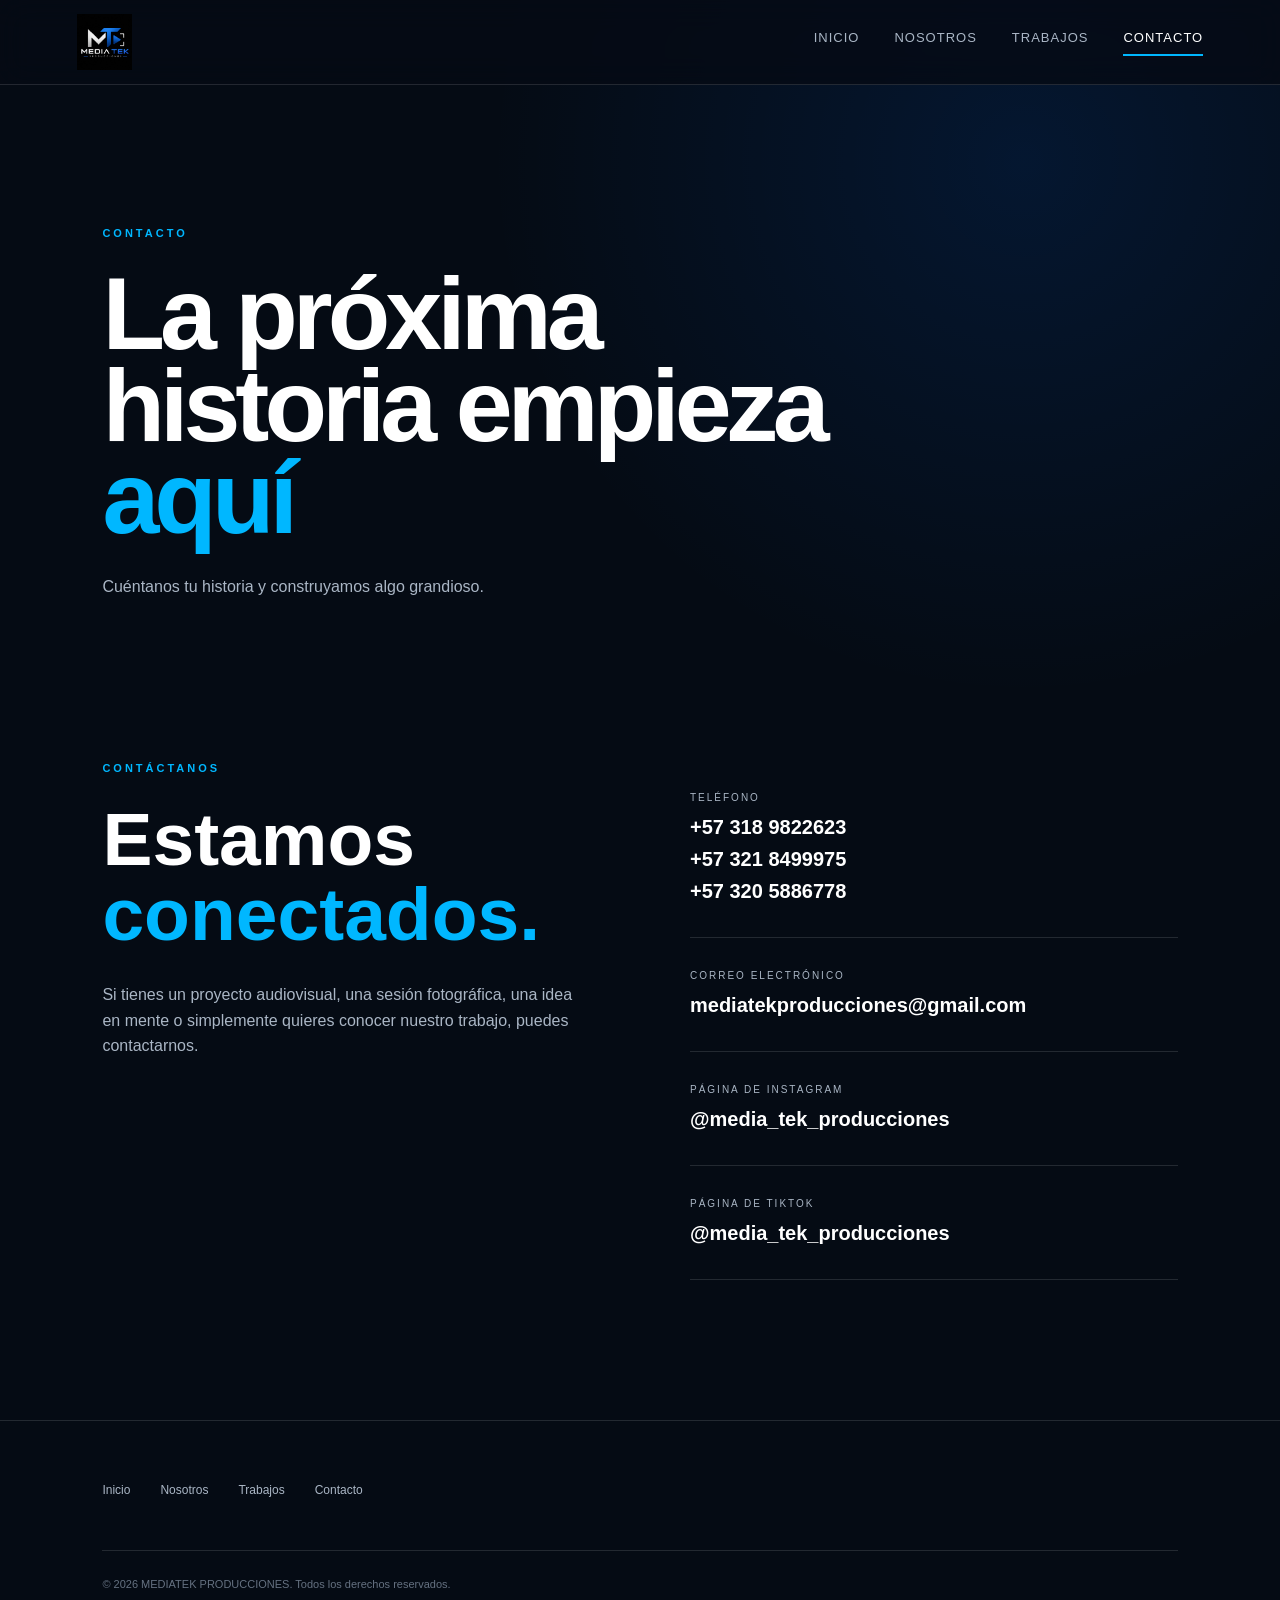
<file: Media Técnica/contacto.html>
<!DOCTYPE html>
<html lang="es">

<head>

    <meta charset="UTF-8">
    <meta name="viewport" content="width=device-width, initial-scale=1.0">

    <title>Contacto | MEDIATEK PRODUCCIONES</title>

    <link rel="stylesheet" href="css/style.css">

</head>


<body>


<header class="navbar">

    <a href="index.html" class="logo">

        <img src="img/logo.png" alt="Logo">

    </a>


    <nav>

        <a href="index.html">
            Inicio
        </a>

        <a href="nosotros.html">
            Nosotros
        </a>

        <a href="trabajos.html">
            Trabajos
        </a>

        <a href="contacto.html" class="active">
            Contacto
        </a>

    </nav>


    <button class="menu-btn" id="menuBtn">
        ☰
    </button>

</header>


<main>


    <section class="page-header reveal">

        <p class="eyebrow">
            CONTACTO
        </p>

        <h1>
            La próxima
            <br>
            historia empieza
            <br>
            <em>aquí</em>
        </h1>

        <p>
            Cuéntanos tu historia y construyamos algo grandioso.
        </p>

    </section>


    <section class="contact-section">


        <div class="contact-info reveal">

            <p class="eyebrow">
                CONTÁCTANOS
            </p>

            <h2>
                Estamos
                <span>conectados.</span>
            </h2>

            <p>
                Si tienes un proyecto audiovisual, una sesión fotográfica, una idea en mente o simplemente quieres conocer nuestro trabajo, puedes contactarnos.
            </p>

        </div>


        <div class="contact-links reveal">


            <a href="tel:+573000000000"
               class="contact-item">

                <div>

                    <small>
                        TELÉFONO
                    </small>

                    <strong>
                        +57 318 9822623
                        <br>
                        +57 321 8499975
                        <br>
                        +57 320 5886778
                    </strong>

                </div>

            </a>


            <a href="mailto:correo@productora.com"
               class="contact-item">

                <div>

                    <small>
                        CORREO ELECTRÓNICO
                    </small>

                    <strong>
                        mediatekproducciones@gmail.com
                    </strong>

                </div>

            </a>


            <a href="https://www.instagram.com/media_tek_producciones?igsh=NnhqNXprNDBlYjc3"
               target="_blank"
               class="contact-item">

                <div>

                    <small>
                       PÁGINA DE INSTAGRAM
                    </small>

                    <strong>
                        @media_tek_producciones
                    </strong>

                </div>

            </a>


            <a href="https://www.tiktok.com/@media_tek_producciones?_r=1&_t=ZS-98mLjGtTxOD"
               target="_blank"
               class="contact-item">


                <div>

                    <small>
                        PÁGINA DE TIKTOK
                    </small>

                    <strong>
                        @media_tek_producciones
                    </strong>

                </div>

            </a>


        </div>


    </section>


</main>


<footer>

    <div class="footer-content">

        <div class="footer-links">

            <a href="index.html">Inicio</a>
            <a href="nosotros.html">Nosotros</a>
            <a href="trabajos.html">Trabajos</a>
            <a href="contacto.html">Contacto</a>

        </div>

    </div>


    <div class="copyright">

        © 2026 MEDIATEK PRODUCCIONES.
        Todos los derechos reservados.

    </div>

</footer>


<script src="js/script.js"></script>

</body>
</html>
</file>
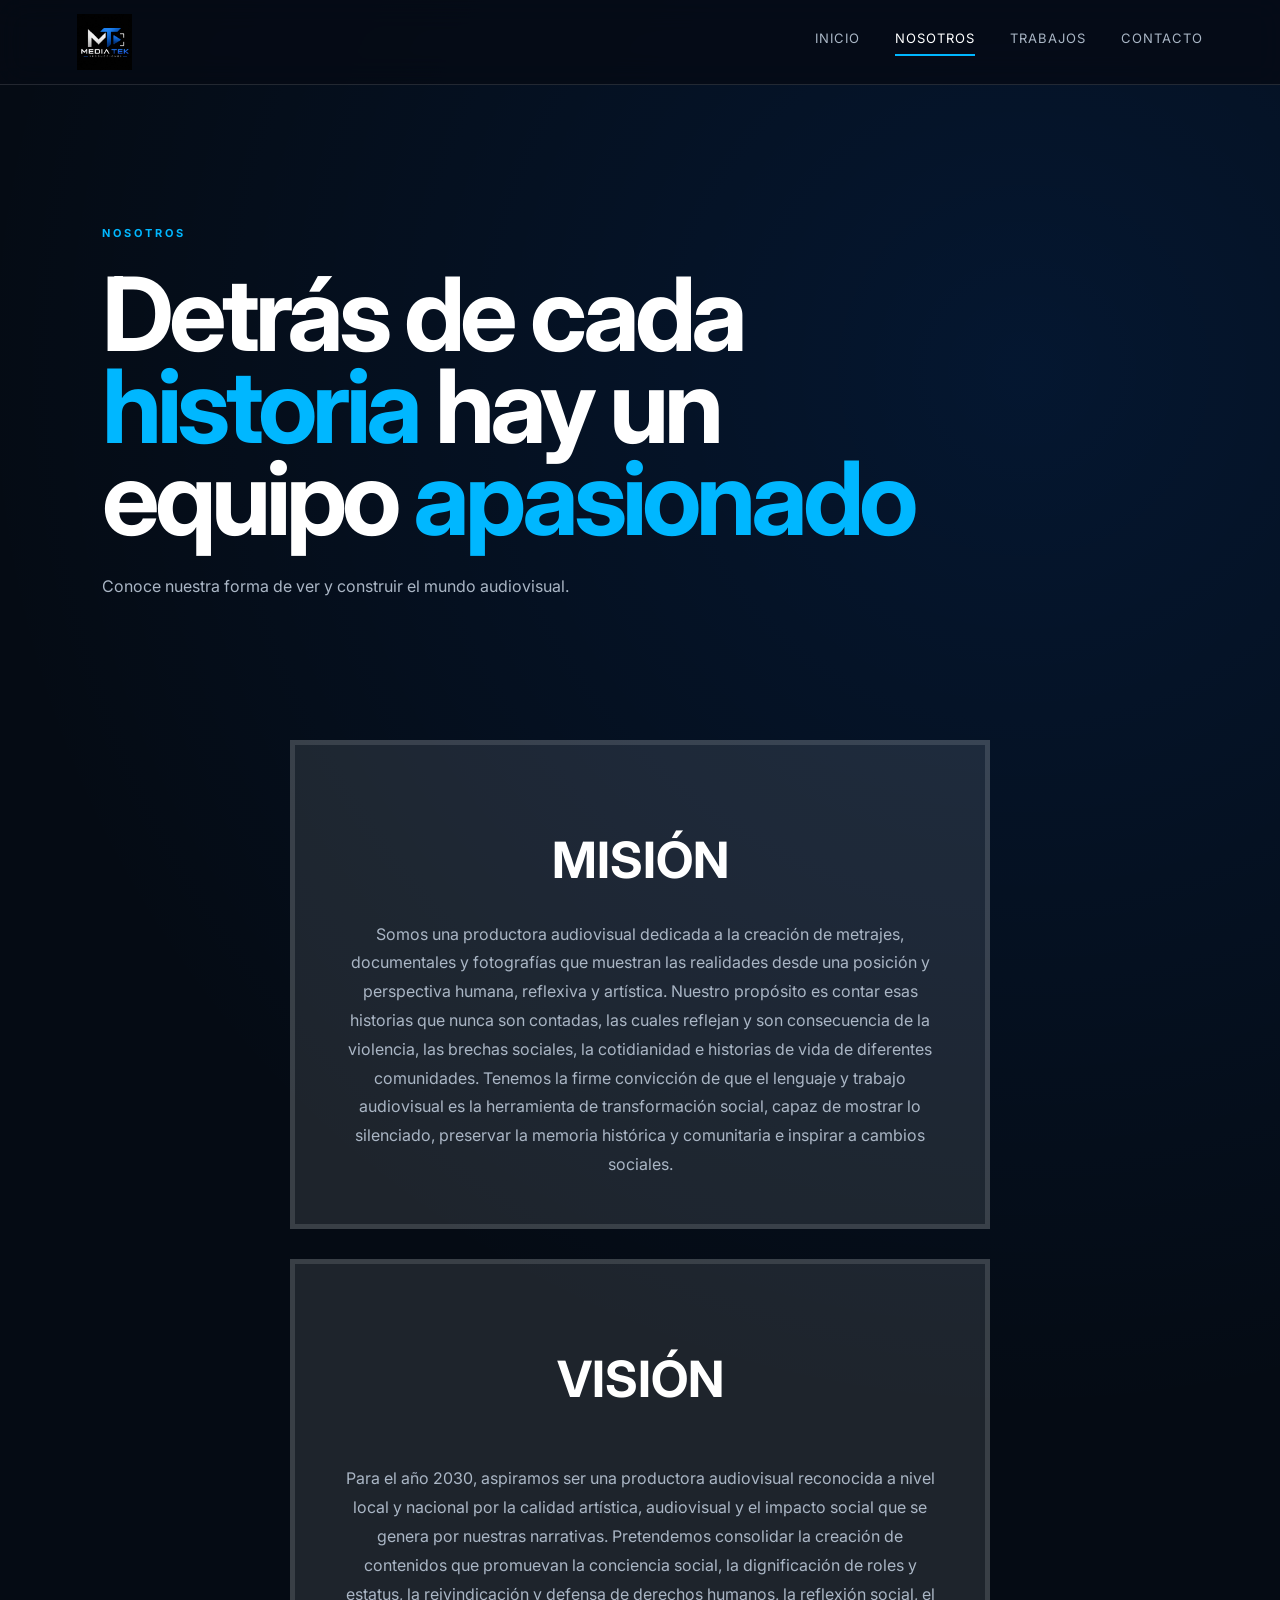
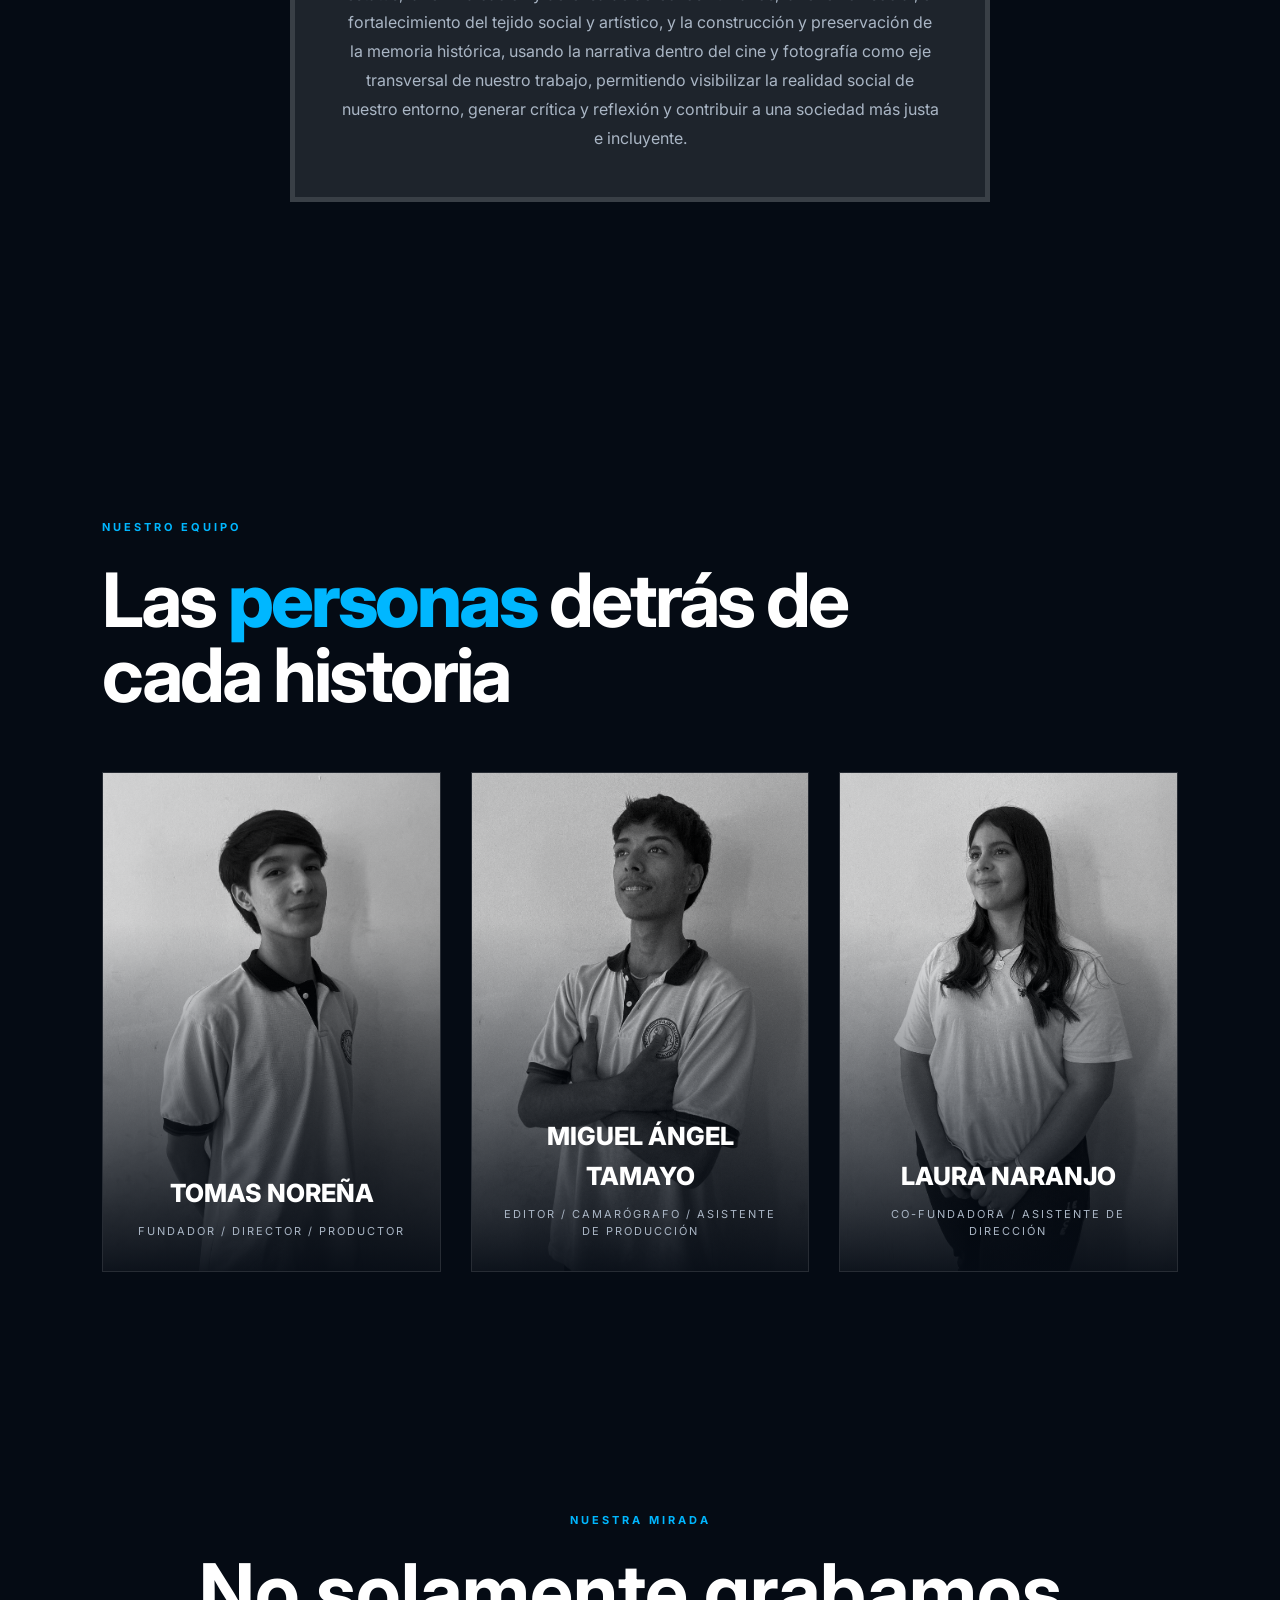
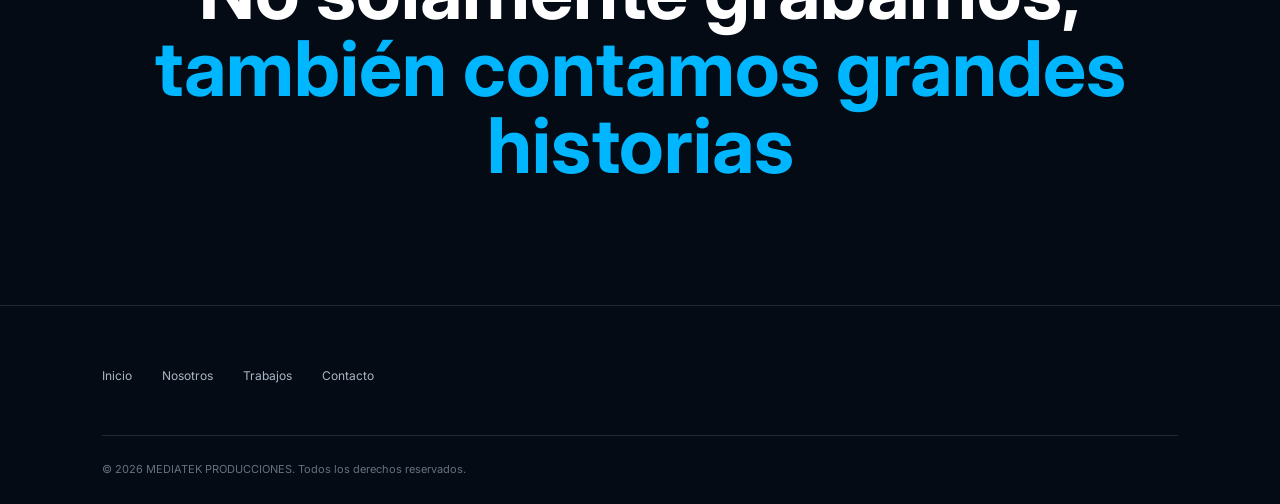
<file: Media Técnica/nosotros.html>
<!DOCTYPE html>
<html lang="es">

<head>

    <meta charset="UTF-8">
    <meta name="viewport" content="width=device-width, initial-scale=1.0">

    <title>Nosotros | MEDIATEK PRODUCCIONES</title>

    <link rel="stylesheet" href="css/style.css">

    <link rel="preconnect" href="https://fonts.googleapis.com">
    <link rel="preconnect" href="https://fonts.gstatic.com" crossorigin>

    <link href="https://fonts.googleapis.com/css2?family=Inter:wght@300;400;500;600;700;800&display=swap" rel="stylesheet">

</head>


<body>


<header class="navbar">

    <a href="index.html" class="logo">
        <img src="img/logo.png" alt="Logo">
    </a>

    <nav>

        <a href="index.html">Inicio</a>

        <a href="nosotros.html" class="active">
            Nosotros
        </a>

        <a href="trabajos.html">
            Trabajos
        </a>

        <a href="contacto.html">
            Contacto
        </a>

    </nav>

    <button class="menu-btn" id="menuBtn">
        ☰
    </button>

</header>


<main>

    <section class="page-header reveal">

        <p class="eyebrow">
            NOSOTROS 
        </p>

        <h1>
            Detrás de cada
            <em>historia</em>
            hay un equipo 
            <em>apasionado</em>
        </h1>

        <p>
            Conoce nuestra forma de ver y construir
            el mundo audiovisual.
        </p>

    </section>


    <section class="mission-section">

        <article class="info-card reveal">

            <h2>
                MISIÓN
            </h2>

            <p>
                Somos una productora audiovisual dedicada a la creación de metrajes, 
                documentales y fotografías que muestran las realidades desde una posición y perspectiva humana, 
                reflexiva y artística. Nuestro propósito es contar esas historias que nunca son contadas, 
                las cuales reflejan y son consecuencia de la violencia, las brechas sociales, 
                la cotidianidad e historias de vida de diferentes comunidades. 
                Tenemos la firme convicción de que el lenguaje y trabajo audiovisual es la herramienta de transformación social, 
                capaz de mostrar lo silenciado, preservar la memoria histórica y comunitaria e inspirar a cambios sociales. 
            </p>

        </article>


        <article class="info-card reveal">

            <h2>
                VISIÓN
            </h2>

            <br>
            <p>
               Para el año 2030, aspiramos ser una productora audiovisual reconocida a nivel local y nacional por la calidad artística, 
               audiovisual y el impacto social que se genera por nuestras narrativas. 
               Pretendemos consolidar la creación de contenidos que promuevan la conciencia social, 
               la dignificación de roles y estatus, la reivindicación y defensa de derechos humanos, la reflexión social, 
               el fortalecimiento del tejido social y artístico, y la construcción y preservación de la memoria histórica, 
               usando la narrativa dentro del cine y fotografía como eje transversal de nuestro trabajo, 
               permitiendo visibilizar la realidad social de nuestro entorno, 
               generar crítica y reflexión y contribuir a una sociedad más justa e incluyente. 
            </p>

        </article>


    </section>

<br>
<br>
<br>

    <!-- FUNDADORES -->

<section class="founders-section">

    <div class="section-title reveal">

        <p class="eyebrow">
            NUESTRO EQUIPO
        </p>

        <h2>
            Las 
            <span>personas</span>
            detrás de cada historia
        </h2>

    </div>


    <div class="founders-grid">


        <!-- FUNDADOR 1 -->

        <div class="founder-card reveal" tabindex="0">

            <div class="founder-card-inner">


                <!-- PARTE DELANTERA -->

                <div class="founder-front">

                    <img
                        src="img/nore_edited.jpg"
                        alt="Fotografía de Tomas Noreña"
                    >

                    <div class="founder-front-info">

                        <h3>
                            TOMAS NOREÑA
                        </h3>

                        <p>
                            FUNDADOR / DIRECTOR / PRODUCTOR
                        </p>

                    </div>

                </div>


                <!-- PARTE TRASERA -->

                <div class="founder-back">

                    <h3>
                        TOMAS NOREÑA
                    </h3>

                    <p>
                        Amante de los audiovisuales y de los procesos creativos colectivos, 
                        representa la figura principal de esta productora.
                        Cuenta con una vasta experiencia en la creación de metrajes.

                    
                    <small>
                        <br>
                        <br>
                        DIRECCIÓN / PRODUCCIÓN / POSTPRODUCCIÓN
                    </small>

                </div>


            </div>

        </div>



        <!-- FUNDADOR 2 -->

        <div class="founder-card reveal" tabindex="0">

            <div class="founder-card-inner">


                <!-- PARTE DELANTERA -->

                <div class="founder-front">

                    <img
                        src="img/tamayo_edited.jpg"
                        alt="Fotografía de Miguel Ángel Tamayo"
                    >

                    <div class="founder-front-info">

                        <h3>
                            MIGUEL ÁNGEL TAMAYO
                        </h3>

                        <p>
                            EDITOR / CAMARÓGRAFO / ASISTENTE DE PRODUCCIÓN
                        </p>

                    </div>

                </div>


                <!-- PARTE TRASERA -->

                <div class="founder-back">

                    <h3>
                        MIGUEL ÁNGEL TAMAYO
                    </h3>

                    <p>
                       Cuenta con experiencia en el área de fotografía y edición de contenidos multimedia. 
                       Un miembro importante para nuestra productora, creativo y responsable con su trabajo.
                    </p>

                    <small>
                        <br>
                        EDICIÓN / CAMARÓGRAFO / PRODUCCIÓN
                    </small>

                </div>


            </div>

        </div>



         <!-- FUNDADOR 3 -->

        <div class="founder-card reveal" tabindex="0">

            <div class="founder-card-inner">


                <!-- PARTE DELANTERA -->

                <div class="founder-front">

                    <img
                        src="img/laura_edited.jpg"
                        alt="Fotografía de Laura Naranjo"
                    >

                    <div class="founder-front-info">

                        <h3>
                            LAURA NARANJO
                        </h3>

                        <p>
                            CO-FUNDADORA / ASISTENTE DE DIRECCIÓN
                        </p>

                    </div>

                </div>


                <!-- PARTE TRASERA -->

                <div class="founder-back">

                    <h3>
                        LAURA NARANJO
                    </h3>

                    <p>
                        No cuenta con experiencia en producción audiovisual,
                        fotografía o actuación.
                        Es una persona creativa, responsable, comprometida con sus labores y, sobre todo,
                        le gusta trabajar en equipo y aportar cuando es necesario.
                    </p>

                    <small>
                        EDICIÓN / ASISTENTE DE DIRECCIÓN
                    </small>

                </div>


            </div>

        </div>

    </div>

</section>

    <section class="manifesto reveal">

        <p class="eyebrow">
            NUESTRA MIRADA
        </p>

        <h2>
            No solamente grabamos,
            <br>
            <span>también contamos grandes historias</span>
        </h2>

    </section>




</main>


<footer>

    <div class="footer-content">

        <div class="footer-links">

            <a href="index.html">Inicio</a>

            <a href="nosotros.html">
                Nosotros
            </a>

            <a href="trabajos.html">
                Trabajos
            </a>

            <a href="contacto.html">
                Contacto
            </a>

        </div>

    </div>


    <div class="copyright">

        © 2026 MEDIATEK PRODUCCIONES.
        Todos los derechos reservados.

    </div>

</footer>


<script src="js/script.js"></script>

</body>
</html>
</file>
<file: Media Técnica/css/style.css>
/* =========================
   VARIABLES
========================= */

:root {

    --ocean: #006dff;
    --ocean-light: #00b7ff;

    --dark: #050b14;
    --dark-2: #081421;

    --white: #ffffff;
    --gray: #aab6c5;

    --border: rgba(255,255,255,0.12);

}


/* =========================
   GENERAL
========================= */

* {

    margin: 0;
    padding: 0;

    box-sizing: border-box;

}


html {

    scroll-behavior: smooth;

}


body {

    background:
        radial-gradient(
            circle at 80% 10%,
            rgba(0,109,255,0.12),
            transparent 30%
        ),
        var(--dark);

    color: var(--white);

    font-family: 'Inter', sans-serif;

    line-height: 1.6;

    overflow-x: hidden;

}


a {

    color: inherit;

    text-decoration: none;

}


img {

    max-width: 100%;

    display: block;

}


/* =========================
   NAVBAR
========================= */

.navbar {

    width: 100%;

    height: 85px;

    padding: 0 6%;

    display: flex;

    align-items: center;

    justify-content: space-between;

    border-bottom: 1px solid var(--border);

    background: rgba(5,11,20,0.8);

    backdrop-filter: blur(15px);

    position: sticky;

    top: 0;

    z-index: 1000;

}


.logo img {

    width: 55px;

}


nav {

    display: flex;

    gap: 35px;

}


nav a {

    font-size: 13px;

    text-transform: uppercase;

    letter-spacing: 1px;

    color: var(--gray);

    transition: 0.3s;

}


nav a:hover,
nav a.active {

    color: var(--white);

}


nav a::after {

    content: '';

    display: block;

    height: 2px;

    width: 0;

    margin-top: 5px;

    background: var(--ocean-light);

    transition: 0.3s;

}


nav a:hover::after,
nav a.active::after {

    width: 100%;

}


.menu-btn {

    display: none;

    background: none;

    border: none;

    color: white;

    font-size: 25px;

}


/* =========================
   HERO
========================= */

.hero {

    min-height: calc(100vh - 85px);

    padding: 80px 8%;

    display: grid;

    grid-template-columns: 1.2fr 0.8fr;

    align-items: center;

    gap: 50px;

}


.hero-content {

    max-width: 750px;

}


.eyebrow {

    color: var(--ocean-light);

    font-size: 11px;

    font-weight: 700;

    letter-spacing: 3px;

    margin-bottom: 25px;

}


.hero h1 {

    font-size: clamp(55px, 8vw, 110px);

    line-height: 0.95;

    letter-spacing: -5px;

    margin-bottom: 35px;

}


.hero h1 span {

    color: var(--ocean-light);

}


.hero-text {

    color: var(--gray);

    max-width: 550px;

    font-size: 17px;

    margin-bottom: 35px;

}


.hero-buttons {

    display: flex;

    gap: 15px;

}


.btn {

    display: inline-block;

    padding: 14px 25px;

    border: 1px solid var(--border);

    text-transform: uppercase;

    letter-spacing: 1px;

    font-size: 11px;

    font-weight: 700;

    transition: 0.3s;

}


.btn-primary {

    background: var(--ocean);

    border-color: var(--ocean);

}


.btn-primary:hover {

    transform: translateY(-3px);

    box-shadow:
        0 10px 35px rgba(0,109,255,0.35);

}


.btn-outline:hover {

    background: white;

    color: var(--dark);

}


/* =========================
   HERO VISUAL
========================= */

.hero-visual {

    min-height: 500px;

    position: relative;

    display: flex;

    align-items: center;

    justify-content: center;

}


.circle {

    width: 350px;

    height: 350px;

    border-radius: 50%;

    border: 1px solid rgba(0,183,255,0.4);

    box-shadow:
        0 0 100px rgba(0,109,255,0.25),
        inset 0 0 50px rgba(0,109,255,0.1);

    animation: rotate 15s linear infinite;

}


.circle::before {

    content: '';

    position: absolute;

    width: 20px;

    height: 20px;

    border-radius: 50%;

    background: var(--ocean-light);

    box-shadow: 0 0 30px var(--ocean-light);

}


.hero-card {

    position: absolute;

    width: 220px;

    padding: 30px;

    border: 2px solid var(--border);

    background: rgba(255,255,255,0.04);

    backdrop-filter: blur(20px);

    text-align: center;

}


.hero-card span {

    display: block;

    font-size: 20px;

    font-weight: 800;

    color: var(--ocean-light);

    letter-spacing: 3px;

}


.hero-card strong {

    display: block;

    font-size: 32px;

    font-weight: 800;

    line-height: 1;

    margin: 12px 0;

}


.hero-card small {

    display: block;

    color: var(--gray);

    font-size: 10px;

    font-weight: 700;

    letter-spacing: 2px;

}


/* =========================
   SECTIONS
========================= */

.section {

    padding: 120px 8%;

}


.intro {

    max-width: 1100px;

}


/* =========================
   FUNDADORES
========================= */

.founders-section {

    padding: 120px 8%;

}


.founders-section .section-title {

    max-width: 1100px;

    margin: 0 auto;

}


/* CONTENEDOR DE LAS TARJETAS */

.founders-grid {

    display: flex;

    justify-content: center;

    align-items: center;

    gap: 30px;

    margin-top: 60px;

}


/* =========================
   RECUADRO DEL FUNDADOR
========================= */

.founder-card {

    width: 100%;

    max-width: 420px;

    height: 500px;

    perspective: 1200px;

    cursor: pointer;

    outline: none;

}


.founder-card-inner {

    position: relative;

    width: 100%;

    height: 100%;

    transition: transform 0.8s ease;

    transform-style: preserve-3d;

}


/* VOLTEAR */

.founder-card:hover .founder-card-inner {

    transform: rotateY(180deg);

}


.founder-card.flipped .founder-card-inner {

    transform: rotateY(180deg);

}


/* =========================
   FRENTE Y PARTE TRASERA
========================= */

.founder-front,
.founder-back {

    position: absolute;

    width: 100%;

    height: 100%;

    border: 1px solid var(--border);

    background: rgba(255,255,255,0.02);

    overflow: hidden;

    backface-visibility: hidden;

    -webkit-backface-visibility: hidden;

}


/* =========================
   FOTO
========================= */

.founder-front img {

    width: 100%;

    height: 100%;

    object-fit: cover;

}


/* OSCURECER FOTO */

.founder-front::after {

    content: "";

    position: absolute;

    inset: 0;

    background:
        linear-gradient(
            to top,
            rgba(5,11,20,0.95),
            rgba(5,11,20,0.05) 70%
        );

}


/* =========================
   INFORMACIÓN DEL FRENTE
========================= */

.founder-front-info {

    position: absolute;

    z-index: 2;

    bottom: 0;

    left: 0;

    width: 100%;

    padding: 30px;

    text-align: center;

}


.founder-front-info span {

    color: var(--ocean-light);

    font-size: 11px;

    font-weight: 700;

    letter-spacing: 3px;

}


.founder-front-info h3 {

    margin: 10px 0;

    font-size: 25px;

    font-weight: 800;

}


.founder-front-info p {

    margin: 0;

    color: var(--gray);

    font-size: 11px;

    letter-spacing: 2px;

}


/* =========================
   PARTE TRASERA
========================= */

.founder-back {

    transform: rotateY(180deg);

    padding: 45px 35px;

    display: flex;

    flex-direction: column;

    align-items: center;

    justify-content: center;

    text-align: center;

    background:
        radial-gradient(
            circle at center,
            rgba(0,183,255,0.15),
            transparent 55%
        ),

        var(--dark-2);

}


/* NÚMERO */

.founder-back > span {

    color: var(--ocean-light);

    font-size: 10px;

    font-weight: 700;

    letter-spacing: 3px;

    margin-bottom: 25px;

}


/* NOMBRE */

.founder-back h3 {

    font-size: 32px;

    font-weight: 800;

    margin-bottom: 25px;

}


/* DESCRIPCIÓN */

.founder-back p {

    max-width: 300px;

    margin: 0 auto 20px;

    color: var(--gray);

    font-size: 14px;

    line-height: 1.8;

}


/* ÁREA */

.founder-back small {

    color: var(--white);

    font-size: 10px;

    font-weight: 700;

    letter-spacing: 2px;

}


/* =========================
   RESPONSIVE
========================= */

@media (max-width: 800px) {

    .founders-section {

        padding: 80px 8%;

    }

    .founders-grid {

        flex-direction: column;

    }

    .founder-card {

        max-width: 420px;

        height: 480px;

    }

}


.founders-section h2 span {
    color: var(--ocean-light);
    font-weight: 800;

}


.intro h2,
.section-title h2 {

    max-width: 850px;

    font-size: clamp(40px, 6vw, 75px);

    line-height: 1;

    letter-spacing: -3px;

    margin-bottom: 30px;

}

.intro-subtitle {

    max-width: 100px;

    font-size: 60px !important;

    line-height: 1.15;

    letter-spacing: -1px;

    margin: 0 auto 0px;

    text-align: left;

}


.intro-description {

    max-width: 100px;

    margin: 0 auto;

    line-height: 1.8;

}


.intro > p:last-child {

    max-width: 700px;

    color: var(--gray);

    font-size: 18px;

}


/* =========================
   PROCESS
========================= */

.process-grid {

    display: grid;

    grid-template-columns:
        repeat(3, 1fr);

    gap: 20px;

    margin-top: 60px;

}


.process-card {

    border: 1px solid var(--border);

    background: rgba(255,255,255,0.02);

    transition: 0.4s;

}


.process-card:hover {

    transform: translateY(-8px);

    border-color: var(--ocean);

}


.process-card img {

    width: 100%;

    height: 300px;

    object-fit: cover;

}


.process-card div {

    padding: 25px;

}


.process-card span {

    color: var(--ocean-light);

    font-size: 12px;

}


.process-card h3 {

    font-size: 25px;

    margin: 8px 0;

}


.process-card p {

    color: var(--gray);

}


/* =========================
   CTA
========================= */

.cta {

    margin: 80px 8%;

    padding: 100px 40px;

    text-align: center;

    border: 1px solid var(--border);

    background:
        radial-gradient(
            circle,
            rgba(0,109,255,0.15),
            transparent 60%
        );

}


.cta h2 {

    font-size: clamp(45px, 7vw, 90px);

    line-height: 1;

    margin-bottom: 40px;

}


/* =========================
   PAGE HEADER
========================= */

.page-header {

    padding: 140px 8% 100px;

    max-width: 1100px;

}


.page-header h1 {

    font-size: clamp(55px, 8vw, 110px);

    line-height: .9;

    letter-spacing: -5px;

    margin-bottom: 30px;

}


.page-header h1 em {

    color: var(--ocean-light);

    font-style: normal;

}


.page-header > p:last-child {

    max-width: 550px;

    color: var(--gray);

}


/* =========================
   NOSOTROS
========================= */

.mission-section {

    padding: 40px 8% 120px;

    display: flex;

    flex-direction: column;

    align-items: center;

    gap: 30px;

}


.info-card {

    padding: 45px 35px;

    min-height: 350px;

    max-width: 700px;

    width: 100%;

    border: 5px solid var(--border);

    background: rgba(255, 255, 255, 0.1);

    text-align: center;

}


.info-card > span {

    color: var(--ocean-light);

}


.info-card h2 {

    font-size: 50px;

    margin: 30px 0 20px;

    text-align: center;

}


.info-card p {

    color: var(--gray);

    text-align: center;

    max-width: 600px;

    margin: 0 auto;

    line-height: 1.8;

}


.manifesto {

    padding: 120px 8%;

    text-align: center;

}


.manifesto h2 {

    font-size: clamp(40px, 6vw, 80px);

    line-height: 1;

}


.manifesto h2 span {

    color: var(--ocean-light);

}


/* =========================
   GALLERY
========================= */

.gallery {

    display: grid;

    grid-template-columns:
        repeat(3, 1fr);

    gap: 20px;

    margin-top: 60px;

}


.gallery-item {

    position: relative;

    overflow: hidden;

    border: 1px solid var(--border);

}


.gallery-item img {

    width: 100%;

    height: 500px;

    object-fit: cover;

    transition: 0.6s;

}


.gallery-item:hover img {

    transform: scale(1.08);

}


.gallery-info {

    position: absolute;

    bottom: 0;

    width: 100%;

    padding: 30px;

    background:
        linear-gradient(
            transparent,
            rgba(0,0,0,.9)
        );

}


.gallery-info span {

    color: var(--ocean-light);

}


.gallery-info h3 {

    font-size: 20px;

}


/* =========================
   VIDEOS
========================= */

.video-grid {

    display: grid;

    grid-template-columns:
        repeat(2, 1fr);

    gap: 30px;

    margin-top: 60px;

}


.video-card video {

    width: 100%;

    display: block;

    border: 1px solid var(--border);

}


.video-card h3 {

    margin-top: 20px;

    font-size: 25px;

}


.video-card p {

    color: var(--gray);

}


/* =========================
   CONTACTO
========================= */

.contact-section {

    padding: 60px 8% 140px;

    display: grid;

    grid-template-columns:
        1fr 1fr;

    gap: 100px;

}


.contact-info h2 {

    font-size: clamp(45px, 6vw, 75px);

    line-height: 1;

    margin-bottom: 30px;

}


.contact-info h2 span {

    color: var(--ocean-light);

}


.contact-info > p:last-child {

    max-width: 500px;

    color: var(--gray);

}


.contact-links {

    display: flex;

    flex-direction: column;

}


.contact-item {

    padding: 30px 0;

    display: flex;

    gap: 30px;

    border-bottom: 1px solid var(--border);

    transition: .3s;

}


.contact-item:hover {

    padding-left: 15px;

}


.contact-item > span {

    color: var(--ocean-light);

}


.contact-item small {

    display: block;

    color: var(--gray);

    font-size: 10px;

    letter-spacing: 2px;

}


.contact-item strong {

    display: block;

    margin-top: 5px;

    font-size: 20px;

}


/* =========================
   FOOTER
========================= */

footer {

    border-top: 1px solid var(--border);

    padding: 60px 8% 25px;

}


.footer-content {

    display: flex;

    justify-content: space-between;

    gap: 50px;

    margin-bottom: 50px;

}


.footer-logo {

    width: 50px;

    margin-bottom: 20px;

}


.footer-content p {

    color: var(--gray);

    max-width: 300px;

}


.footer-links {

    display: flex;

    gap: 30px;

}


.footer-links a {

    color: var(--gray);

    font-size: 12px;

}


.footer-links a:hover {

    color: white;

}


.copyright {

    padding-top: 25px;

    border-top: 1px solid var(--border);

    color: #657181;

    font-size: 11px;

}


/* =========================
   ANIMACIONES
========================= */

.reveal {

    opacity: 0;

    transform: translateY(30px);

    transition:
        opacity .8s ease,
        transform .8s ease;

}


.reveal.visible {

    opacity: 1;

    transform: translateY(0);

}


@keyframes rotate {

    from {

        transform: rotate(0deg);

    }

    to {

        transform: rotate(360deg);

    }

}


/* =========================
   RESPONSIVE
========================= */

@media(max-width: 800px) {


    .navbar {

        height: 70px;

    }


    nav {

        position: absolute;

        top: 70px;

        left: 0;

        width: 100%;

        display: none;

        flex-direction: column;

        padding: 30px;

        background: var(--dark-2);

        border-bottom: 1px solid var(--border);

    }


    nav.open {

        display: flex;

    }


    .menu-btn {

        display: block;

    }


    .hero {

        grid-template-columns: 1fr;

        padding-top: 60px;

    }


    .hero-visual {

        min-height: 350px;

    }


    .circle {

        width: 260px;

        height: 260px;

    }


    .process-grid,
    .mission-section,
    .gallery,
    .video-grid,
    .contact-section {

        grid-template-columns: 1fr;

    }


    .gallery-item img {

        height: 400px;

    }


    .footer-content {

        flex-direction: column;

    }


    .footer-links {

        flex-direction: column;

        gap: 15px;

    }


}
</file>
